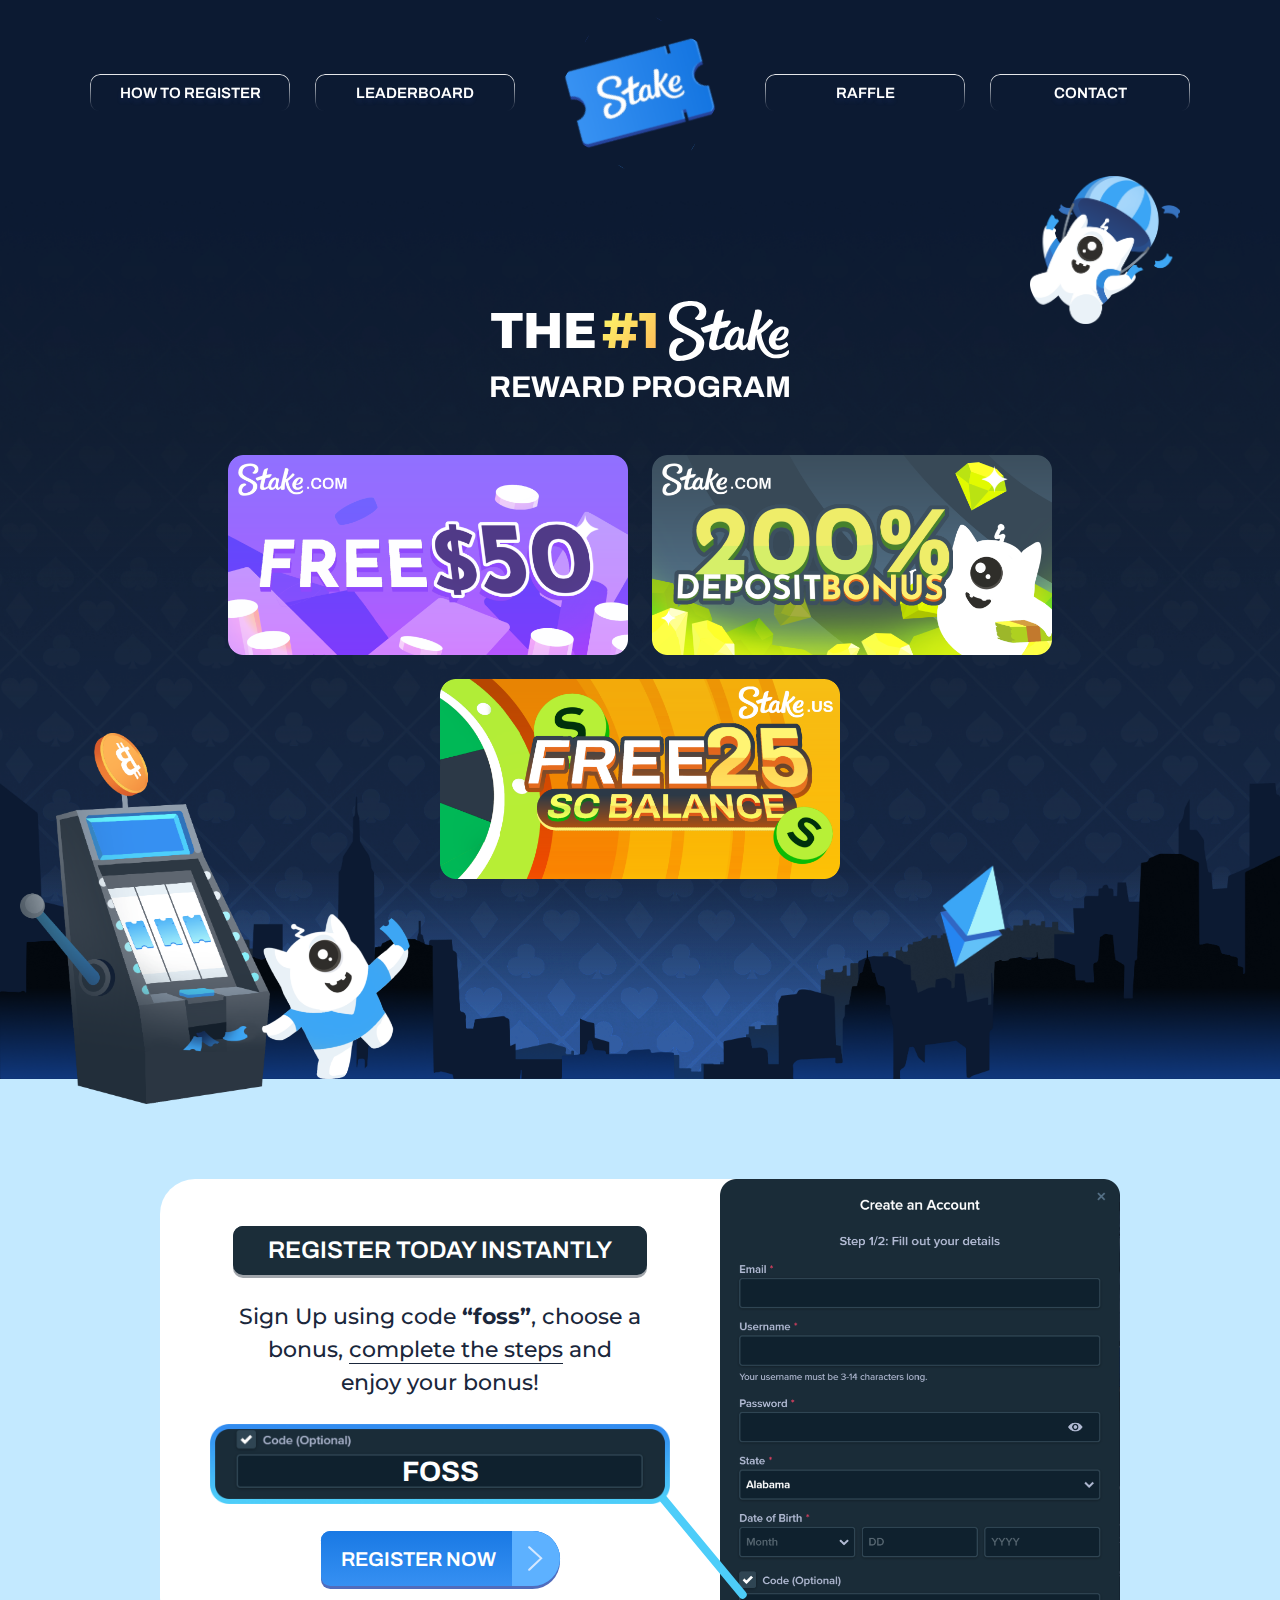
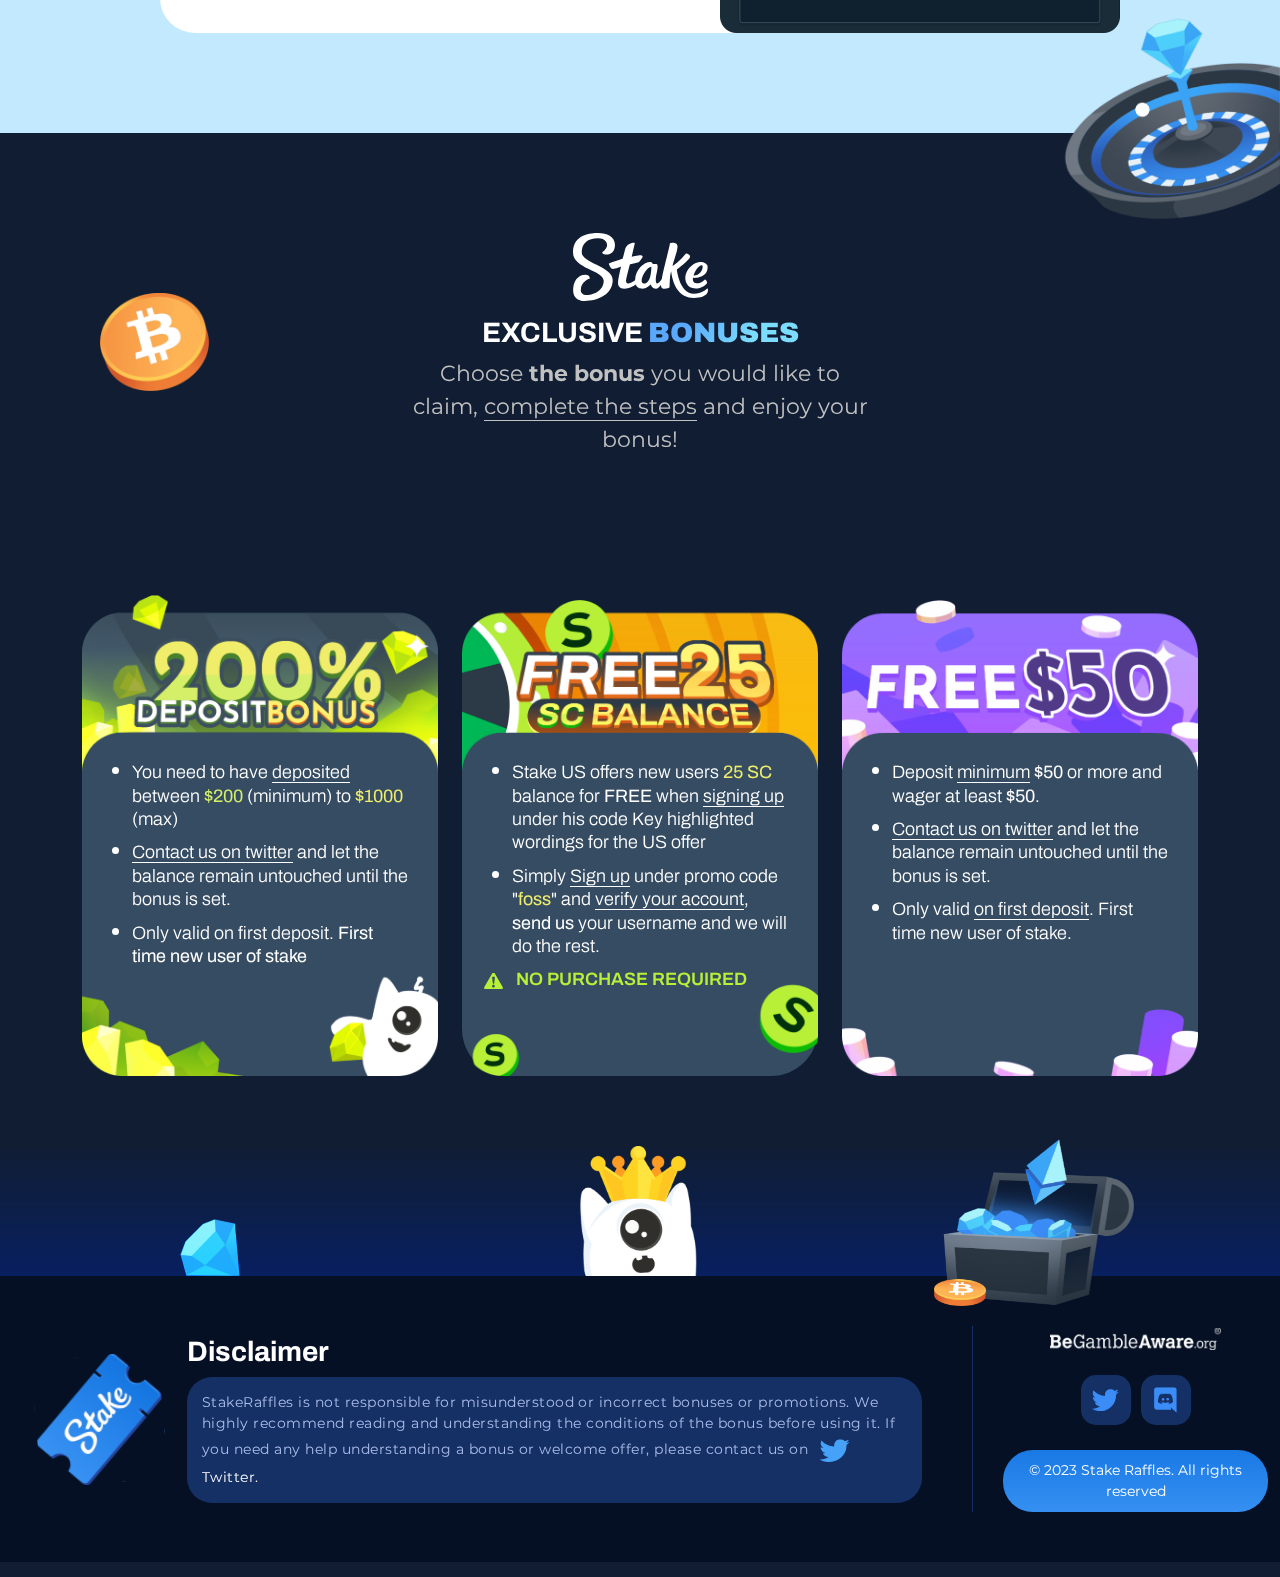
<file: index.html>
<!doctype html>
<html class="no-js" lang="">
    <head>
        <meta charset="utf-8">
        <meta http-equiv="x-ua-compatible" content="ie=edge">
        <title>Site Title Here</title>
        <meta name="description" content="">
        <meta name="viewport" content="width=device-width, initial-scale=1"> 
		<link rel="shortcut icon" type="image/x-icon" href="#">
        <!-- Place favicon.ico in the root directory -->
        
		<!-- CSS here -->
        <link rel="stylesheet" href="assets/css/bootstrap.min.css">
        <link rel="stylesheet" href="assets/css/owl.carousel.min.css"> 
        <link rel="stylesheet" href="assets/css/fontawesome.min.css">  
        <link rel="stylesheet" href="assets/css/style.css">
        <link rel="stylesheet" href="assets/css/responsive.css">
    </head>
    <body>

       
    <!-- header-area START -->
    <div class="header-area">
        <div class="container">
            <div class="row align-items-center">
                <div class="col-6 d-block d-lg-none">
                    <div class="logo-area">
                        <a href="index.html"><img src="assets/img/logo.svg" alt=""></a>
                    </div>
                </div>
                <div class="col-lg-12 d-none d-lg-block text-center">
                    <div class="menu-area">
                        <nav>
                            <ul id="nav">
                                <li><a href="#">HOW TO REGISTER</a></li>
                                <li><a href="#">LEADERBOARD</a></li> 
                                <li>
                                    <div class="logo-area">
                                        <a href="index.html"><img src="assets/img/logo.svg" alt=""></a>
                                    </div>
                                </li> 
                                <li><a href="#">RAFFLE</a></li> 
                                <li><a href="#">Contact </a></li>    
                            </ul>
                        </nav>
                    </div>
                </div>
                <div class="col-6 d-block d-lg-none ">
                    <div class="bar">
                        <a class="bar-icon siteBar-btn" href="#">
                            <span></span>
                        </a>
                    </div>
                </div>
            </div>
        </div>
    </div>
        <!-- mobile-menu START -->
        <div class="mobile-menu">
            <a href="#" class="bars siteBar-btn"><svg class="bi bi-x" width="1em" height="1em" viewBox="0 0 16 16" fill="currentColor" xmlns="http://www.w3.org/2000/svg">
                <path fill-rule="evenodd" d="M11.854 4.146a.5.5 0 010 .708l-7 7a.5.5 0 01-.708-.708l7-7a.5.5 0 01.708 0z" clip-rule="evenodd"/>
                <path fill-rule="evenodd" d="M4.146 4.146a.5.5 0 000 .708l7 7a.5.5 0 00.708-.708l-7-7a.5.5 0 00-.708 0z" clip-rule="evenodd"/>
            </svg></a> 
            <nav> 
                <ul id="nav">
                    <li><a href="#">HOW TO REGISTER</a></li>
                    <li><a href="#">LEADERBOARD</a></li> 
                    <li><a href="#">RAFFLE</a></li> 
                    <li><a href="#">Contact </a></li>    
                </ul>
            </nav> 
        </div> 
    <!-- header-area END -->


    <main>
        

        <!---------hero Section START ---------->
        <section class="hero-area">
            <div class="city_bg">
                <img src="assets/img/City-1.png" class="City-1" alt="">
                <img src="assets/img/City-2.png" class="City-2" alt="">
                <img src="assets/img/City-3.png" class="City-3" alt="">
            </div>
            <div class="positon_img">
                <img src="assets/img/Slot-masin.png" class="Slot-masin" alt="">
                <img src="assets/img/Character_slot.png" class="Character_slot" alt="">
                <img src="assets/img/character_parachute.png" class="character_parachute" alt="">
                <img src="assets/img/ether.png" class="ether" alt="">
            </div>
            <div class="container">
                <div class="row">
                    <div class="col-lg-12">
                        <div class="hero_content">
                            <h2>THE  <span class="text_gd">#1</span> <img src="assets/img/stake.svg" alt=""></h2>
                            <h4>REWARD PROGRAM</h4>
                            <ul>
                                <li><a href="#"><img src="assets/img/banner-1.png" alt=""></a></li>
                                <li><a href="#"><img src="assets/img/banner-2.png" alt=""></a></li>
                                <li><a href="#"><img src="assets/img/banner-3.png" alt=""></a></li>
                            </ul>
                        </div>
                    </div>
                </div>
            </div>
        </section>
        <!--------- hero Section End ---------->


        <!---------register Section START ---------->
        <section class="register-area">
            <img src="assets/img/board_slot.png" class="board_slot" alt="">
            <div class="container">
                <div class="row">
                    <div class="col-lg-12">
                        <div class="register_content">
                            <div class="register_text">
                                <h3>REGISTER TODAY INSTANTLY</h3>
                                <p>Sign Up using code <b>“foss”</b>, choose a
                                    bonus, <a href="#" class="un_line">complete the steps</a> and
                                    enjoy your bonus!</p>
                                <i class="in_FOSS">
                                    <span>FOSS</span>
                                    <img src="assets/img/code_input.png" alt="">
                                    <img src="assets/img/Linesvg.svg" class="Linesvg" alt="">
                                </i>
                                <a href="#" class="thm_btn" >REGISTER NOW <i><img src="assets/img/rightArrow.svg" alt=""></i></a>
                            </div>
                            <i class="form">
                                <img src="assets/img/form.png" alt="">
                            </i>
                        </div>
                    </div>
                </div>
            </div>
        </section>
        <!---------register Section End ---------->


        <!--------- bonus Section START ---------->
        <section class="bonus-Area overly">
            <div class="positon_img">
                <img src="assets/img/Btc.png" class="Btc" alt="">
                <img src="assets/img/Diamond.png" class="Diamond" alt="">
                <img src="assets/img/Mascott.png" class="Mascott" alt="">
                <img src="assets/img/Chest.png" class="Chest" alt="">
            </div>
            <div class="container">
                <div class="row">
                    <div class="col-lg-12">
                        <div class="sec_title">
                            <i>
                                <img src="assets/img/stake.svg" alt="">
                            </i>
                            <h4>EXCLUSIVE <span class="text_gd2">BONUSES</span></h4>
                            <p>Choose <b>the bonus</b> you would like to claim, <a href="#" class="un_line">complete the steps</a> and enjoy your bonus!</p>
                        </div>
                    </div>
                </div>
                <div class="bonus_card_wrp">
                    <div class="row">
                        <div class="col-lg-4">
                            <div class="bonus_card">
                                <img src="assets/img/bonus-1.png" class="bonus_bg" alt="">
                                <div class="bonus_content">
                                    <ul>
                                        <li>You need to have <a href="#">deposited</a> <br> between <b class="clr">$200</b> (minimum) to <b class="cl"> $1000</b> (max) </li>
                                        <li><a href="#">Contact us on twitter</a> and let the balance remain untouched until the bonus is set. </li>
                                        <li>Only valid on first deposit. <b>First time new user of stake</b></li>
                                    </ul>
                                </div>
                            </div>
                        </div>
                        <div class="col-lg-4">
                            <div class="bonus_card">
                                <img src="assets/img/bonus-2.png" class="bonus_bg" alt="">
                                <div class="bonus_content">
                                    <ul>
                                        <li>Stake US offers new users <b class="cl">25 SC</b> balance for <b>FREE</b> when <a href="#">signing up</a> under his code Key highlighted wordings for the US offer</li>
                                        <li>Simply <a href="#">Sign up</a> under promo code "<b class="cl">foss</b>" and <a href="#">verify your account</a>, <b>send us</b> your username and we will do the rest.</li>
                                        <li class="worn"><img src="assets/img/worn.svg" alt=""> NO PURCHASE REQUIRED</li>
                                    </ul>
                                </div>
                            </div>
                        </div>
                        <div class="col-lg-4">
                            <div class="bonus_card">
                                <img src="assets/img/bonus-3.png" class="bonus_bg" alt="">
                                <div class="bonus_content">
                                    <ul>
                                        <li>Deposit <a href="#">minimum</a> <b>$50</b> or more and wager at least <b class="clr2">$50</b>.</li>
                                        <li><a href="#">Contact us on twitter</a> and let the balance remain untouched until the bonus is set. </li>
                                        <li>Only valid <a href="#">on first deposit</a>. First time new user of stake.</li>
                                    </ul>
                                </div>
                            </div>
                        </div>
                    </div>
                </div>
            </div>
        </section>
        <!---------bonus Section End ---------->


    </main>

    <!--------- Section START ---------->
    <footer class="footer-area">
        <div class="container">
            <div class="row">
                <div class="col-lg-12">
                    <div class="footer_content">
                        <a href="#" class="f-logo">
                            <img src="assets/img/logo.svg" alt="">
                        </a>
                        <div class="Disclaimer">
                            <h3>Disclaimer</h3>
                            <div class="Disclaimer_box">
                                <p>StakeRaffles is not responsible for misunderstood or incorrect bonuses or promotions. We highly recommend reading and understanding the conditions of the bonus before using it. If you need any help understanding a bonus or welcome offer, please contact us on          <a href="#"><img src="assets/img/twitter-lg.svg" alt=""> Twitter.</a></p>
                            </div>
                        </div>
                        <i class="separet"></i>
                        <div class="copyright">
                            <a href="#"><img src="assets/img/begambleaware.svg" alt=""></a>
                            <ul>
                                <li><a href="#"><img src="assets/img/twitter.svg" alt=""></a></li>
                                <li><a href="#"><img src="assets/img/discord.svg" alt=""></a></li>
                            </ul>
                            <span>© 2023 Stake Raffles. All rights reserved</span>
                        </div>
                    </div>
                </div>
            </div>
        </div>
    </footer>
    <!--------- Section End ---------->


    
		<!-- JS here --> 
        <script src="assets/js/jquery-3.4.1.min.js"></script>
        <script src="assets/js/popper.min.js"></script>
        <script src="assets/js/bootstrap.min.js"></script>
        <script src="assets/js/main.js"></script>
    </body>
</html>
</file>
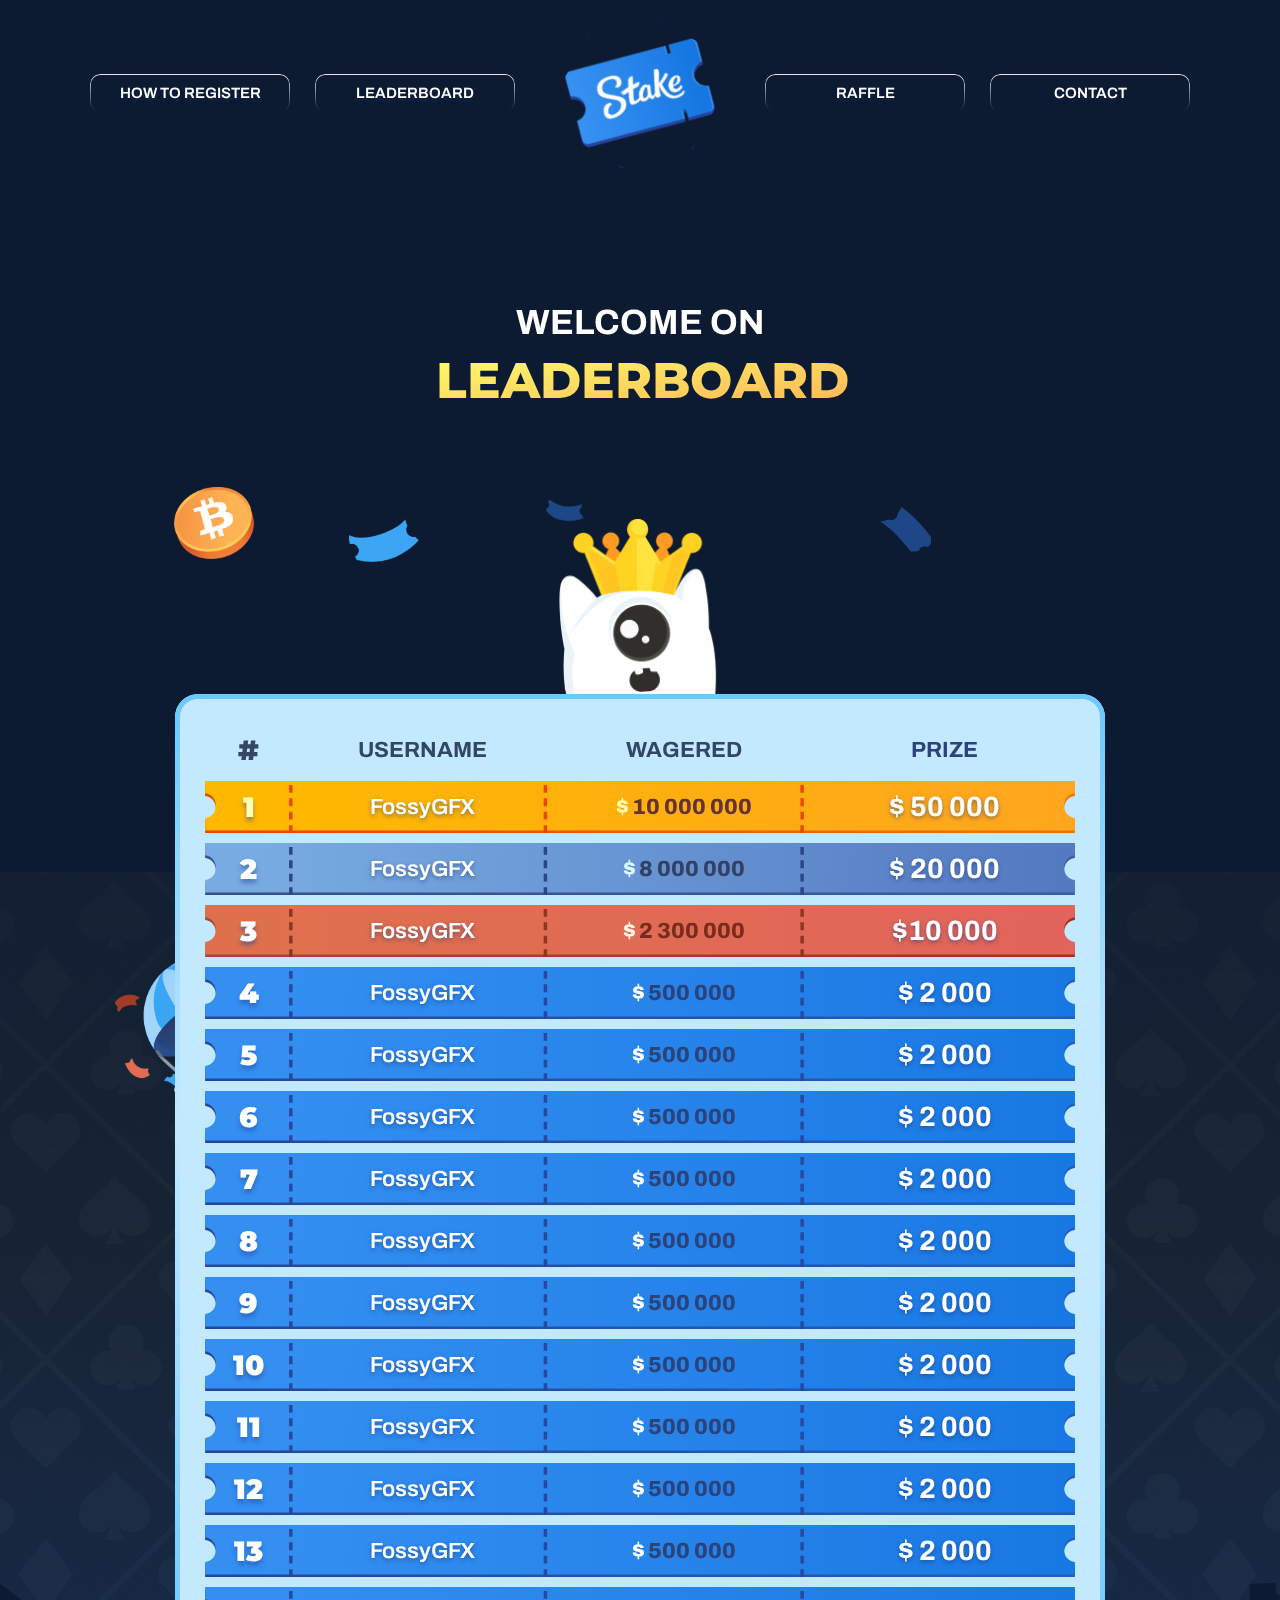
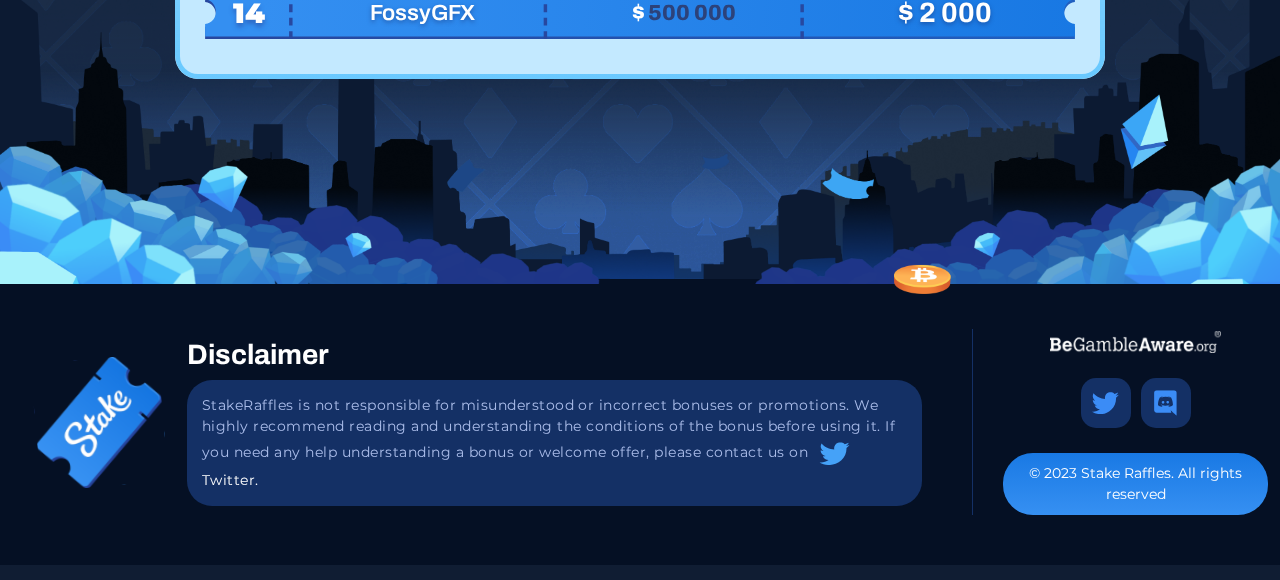
<file: Leaderboard.html>
<!doctype html>
<html class="no-js" lang="">
    <head>
        <meta charset="utf-8">
        <meta http-equiv="x-ua-compatible" content="ie=edge">
        <title>Leaderboard</title>
        <meta name="description" content="">
        <meta name="viewport" content="width=device-width, initial-scale=1"> 
		<link rel="shortcut icon" type="image/x-icon" href="#">
        <!-- Place favicon.ico in the root directory -->
        
		<!-- CSS here -->
        <link rel="stylesheet" href="assets/css/bootstrap.min.css">
        <link rel="stylesheet" href="assets/css/owl.carousel.min.css"> 
        <link rel="stylesheet" href="assets/css/fontawesome.min.css">  
        <link rel="stylesheet" href="assets/css/style.css">
        <link rel="stylesheet" href="assets/css/responsive.css">
    </head>
    <body>

       
    <!-- header-area START -->
    <div class="header-area">
        <div class="container">
            <div class="row align-items-center">
                <div class="col-6 d-block d-lg-none">
                    <div class="logo-area">
                        <a href="index.html"><img src="assets/img/logo.svg" alt=""></a>
                    </div>
                </div>
                <div class="col-lg-12 d-none d-lg-block text-center">
                    <div class="menu-area">
                        <nav>
                            <ul id="nav">
                                <li><a href="#">HOW TO REGISTER</a></li>
                                <li><a href="#">LEADERBOARD</a></li> 
                                <li>
                                    <div class="logo-area">
                                        <a href="index.html"><img src="assets/img/logo.svg" alt=""></a>
                                    </div>
                                </li> 
                                <li><a href="#">RAFFLE</a></li> 
                                <li><a href="#">Contact </a></li>    
                            </ul>
                        </nav>
                    </div>
                </div>
                <div class="col-6 d-block d-lg-none ">
                    <div class="bar">
                        <a class="bar-icon siteBar-btn" href="#">
                            <span></span>
                        </a>
                    </div>
                </div>
            </div>
        </div>
    </div>
        <!-- mobile-menu START -->
        <div class="mobile-menu">
            <a href="#" class="bars siteBar-btn"><svg class="bi bi-x" width="1em" height="1em" viewBox="0 0 16 16" fill="currentColor" xmlns="http://www.w3.org/2000/svg">
                <path fill-rule="evenodd" d="M11.854 4.146a.5.5 0 010 .708l-7 7a.5.5 0 01-.708-.708l7-7a.5.5 0 01.708 0z" clip-rule="evenodd"/>
                <path fill-rule="evenodd" d="M4.146 4.146a.5.5 0 000 .708l7 7a.5.5 0 00.708-.708l-7-7a.5.5 0 00-.708 0z" clip-rule="evenodd"/>
            </svg></a> 
            <nav> 
                <ul id="nav">
                    <li><a href="#">HOW TO REGISTER</a></li>
                    <li><a href="#">LEADERBOARD</a></li> 
                    <li><a href="#">RAFFLE</a></li> 
                    <li><a href="#">Contact </a></li>    
                </ul>
            </nav> 
        </div> 
    <!-- header-area END -->


    <main>
        

        <!---------hero Section START ---------->
        <section class="hero-area ld_hero" >
            <div class="city_bg">
                <img src="assets/img/City-1.png" class="City-1" alt="">
                <img src="assets/img/City-2.png" class="City-2" alt="">
                <img src="assets/img/City-3.png" class="City-3" alt="">
                <img src="assets/img/City-4.png" class="City-4" alt="">
            </div>
            <div class="positon_img">
                <img src="assets/img/Btc.png" class="Btc3" alt="">
                <img src="assets/img/Diamond.png" class="Diamond2" alt="">
                <img src="assets/img/character_parachute2.png" class="character_parachute2" alt="">
                <img src="assets/img/ether.png" class="ether2" alt="">
            </div>
            <div class="container">
                <div class="row">
                    <div class="col-lg-12">
                        <div class="hero_content">
                            <h4 class="wc">WELCOME ON </h4>
                            <h2><span class="text_gd">LEADERBOARD</span> </h2>
                        </div>
                    </div>
                    <div class="col-lg-12">
                        <div class="LEADERBOARD_list">
                            <div class="positon_img">
                                <img src="assets/img/Tickets-all.png" class="Tickets-all" alt="">
                                <img src="assets/img/Mascott.png" class="Mascott_ld" alt="">
                            </div>
                            <ul >
                                <li class="title">
                                    <div class="num">#</div>
                                    <div class="">USERNAME</div>
                                    <div class="">WAGERED</div>
                                    <div class="">PRIZE</div>
                                </li>
                                <li class="list-1">
                                    <img src="assets/img/list-bg.svg" class="list-bg" alt="">
                                    <div class="num">1</div>
                                    <div class="">FossyGFX</div>
                                    <div class=""><span>$</span>10 000 000</div>
                                    <div class="">$ 50 000</div>
                                </li>
                                <li class="list-2">
                                    <img src="assets/img/list-bg-2.svg" class="list-bg" alt="">
                                    <div class="num">2</div>
                                    <div class="">FossyGFX</div>
                                    <div class=""><span>$</span>8 000 000</div>
                                    <div class="">$ 20 000</div>
                                </li>
                                <li class="list-3">
                                    <img src="assets/img/list-bg-3.svg" class="list-bg" alt="">
                                    <div class="num">3</div>
                                    <div class="">FossyGFX</div>
                                    <div class=""><span>$</span>2 300 000</div>
                                    <div class=""><span>$</span>10 000</div>
                                </li>
                                <li class="list-4">
                                    <img src="assets/img/list-bg1.svg" class="list-bg" alt="">
                                    <div class="num">4</div>
                                    <div class="">FossyGFX</div>
                                    <div class=""><span>$</span>500 000</div>
                                    <div class="">$ 2 000</div>
                                </li>
                                <li >
                                    <img src="assets/img/list-bg1.svg" class="list-bg" alt="">
                                    <div class="num">5</div>
                                    <div class="">FossyGFX</div>
                                    <div class=""><span>$</span>500 000</div>
                                    <div class="">$ 2 000</div>
                                </li>
                                <li >
                                    <img src="assets/img/list-bg1.svg" class="list-bg" alt="">
                                    <div class="num">6</div>
                                    <div class="">FossyGFX</div>
                                    <div class=""><span>$</span>500 000</div>
                                    <div class="">$ 2 000</div>
                                </li>
                                <li >
                                    <img src="assets/img/list-bg1.svg" class="list-bg" alt="">
                                    <div class="num">7</div>
                                    <div class="">FossyGFX</div>
                                    <div class=""><span>$</span>500 000</div>
                                    <div class="">$ 2 000</div>
                                </li>
                                <li >
                                    <img src="assets/img/list-bg1.svg" class="list-bg" alt="">
                                    <div class="num">8</div>
                                    <div class="">FossyGFX</div>
                                    <div class=""><span>$</span>500 000</div>
                                    <div class="">$ 2 000</div>
                                </li>
                                <li >
                                    <img src="assets/img/list-bg1.svg" class="list-bg" alt="">
                                    <div class="num">9</div>
                                    <div class="">FossyGFX</div>
                                    <div class=""><span>$</span>500 000</div>
                                    <div class="">$ 2 000</div>
                                </li>
                                <li >
                                    <img src="assets/img/list-bg1.svg" class="list-bg" alt="">
                                    <div class="num">10</div>
                                    <div class="">FossyGFX</div>
                                    <div class=""><span>$</span>500 000</div>
                                    <div class="">$ 2 000</div>
                                </li>
                                <li >
                                    <img src="assets/img/list-bg1.svg" class="list-bg" alt="">
                                    <div class="num">11</div>
                                    <div class="">FossyGFX</div>
                                    <div class=""><span>$</span>500 000</div>
                                    <div class="">$ 2 000</div>
                                </li>
                                <li >
                                    <img src="assets/img/list-bg1.svg" class="list-bg" alt="">
                                    <div class="num">12</div>
                                    <div class="">FossyGFX</div>
                                    <div class=""><span>$</span>500 000</div>
                                    <div class="">$ 2 000</div>
                                </li>
                                <li >
                                    <img src="assets/img/list-bg1.svg" class="list-bg" alt="">
                                    <div class="num">13</div>
                                    <div class="">FossyGFX</div>
                                    <div class=""><span>$</span>500 000</div>
                                    <div class="">$ 2 000</div>
                                </li>
                                <li >
                                    <img src="assets/img/list-bg1.svg" class="list-bg" alt="">
                                    <div class="num">14</div>
                                    <div class="">FossyGFX</div>
                                    <div class=""><span>$</span>500 000</div>
                                    <div class="">$ 2 000</div>
                                </li>
                            </ul>
                        </div>
                    </div>
                </div>
            </div>
        </section>
        <!--------- hero Section End ---------->


    </main>

    <!--------- Section START ---------->
    <footer class="footer-area">
        <div class="container">
            <div class="row">
                <div class="col-lg-12">
                    <div class="footer_content">
                        <a href="#" class="f-logo">
                            <img src="assets/img/logo.svg" alt="">
                        </a>
                        <div class="Disclaimer">
                            <h3>Disclaimer</h3>
                            <div class="Disclaimer_box">
                                <p>StakeRaffles is not responsible for misunderstood or incorrect bonuses or promotions. We highly recommend reading and understanding the conditions of the bonus before using it. If you need any help understanding a bonus or welcome offer, please contact us on          <a href="#"><img src="assets/img/twitter-lg.svg" alt=""> Twitter.</a></p>
                            </div>
                        </div>
                        <i class="separet"></i>
                        <div class="copyright">
                            <a href="#"><img src="assets/img/begambleaware.svg" alt=""></a>
                            <ul>
                                <li><a href="#"><img src="assets/img/twitter.svg" alt=""></a></li>
                                <li><a href="#"><img src="assets/img/discord.svg" alt=""></a></li>
                            </ul>
                            <span>© 2023 Stake Raffles. All rights reserved</span>
                        </div>
                    </div>
                </div>
            </div>
        </div>
    </footer>
    <!--------- Section End ---------->


    
		<!-- JS here --> 
        <script src="assets/js/jquery-3.4.1.min.js"></script>
        <script src="assets/js/popper.min.js"></script>
        <script src="assets/js/bootstrap.min.js"></script>
        <script src="assets/js/main.js"></script>
    </body>
</html>
</file>
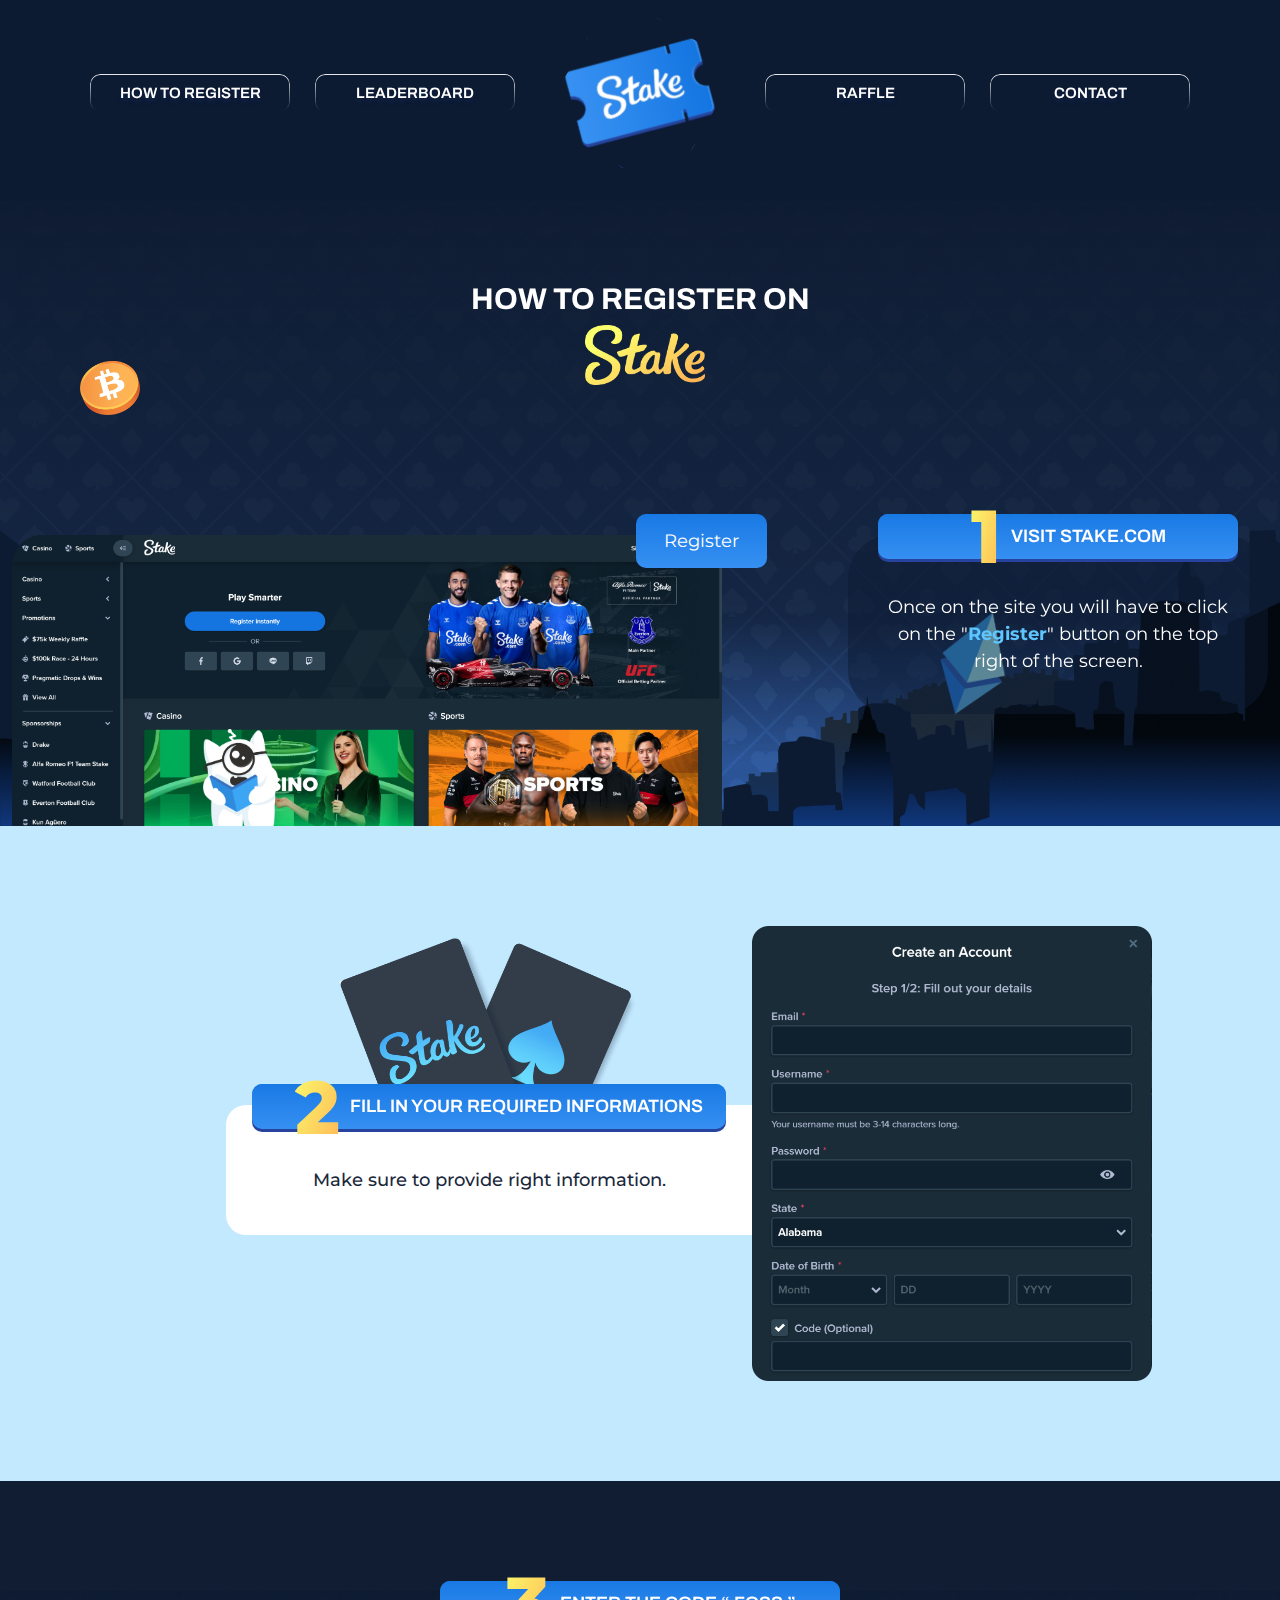
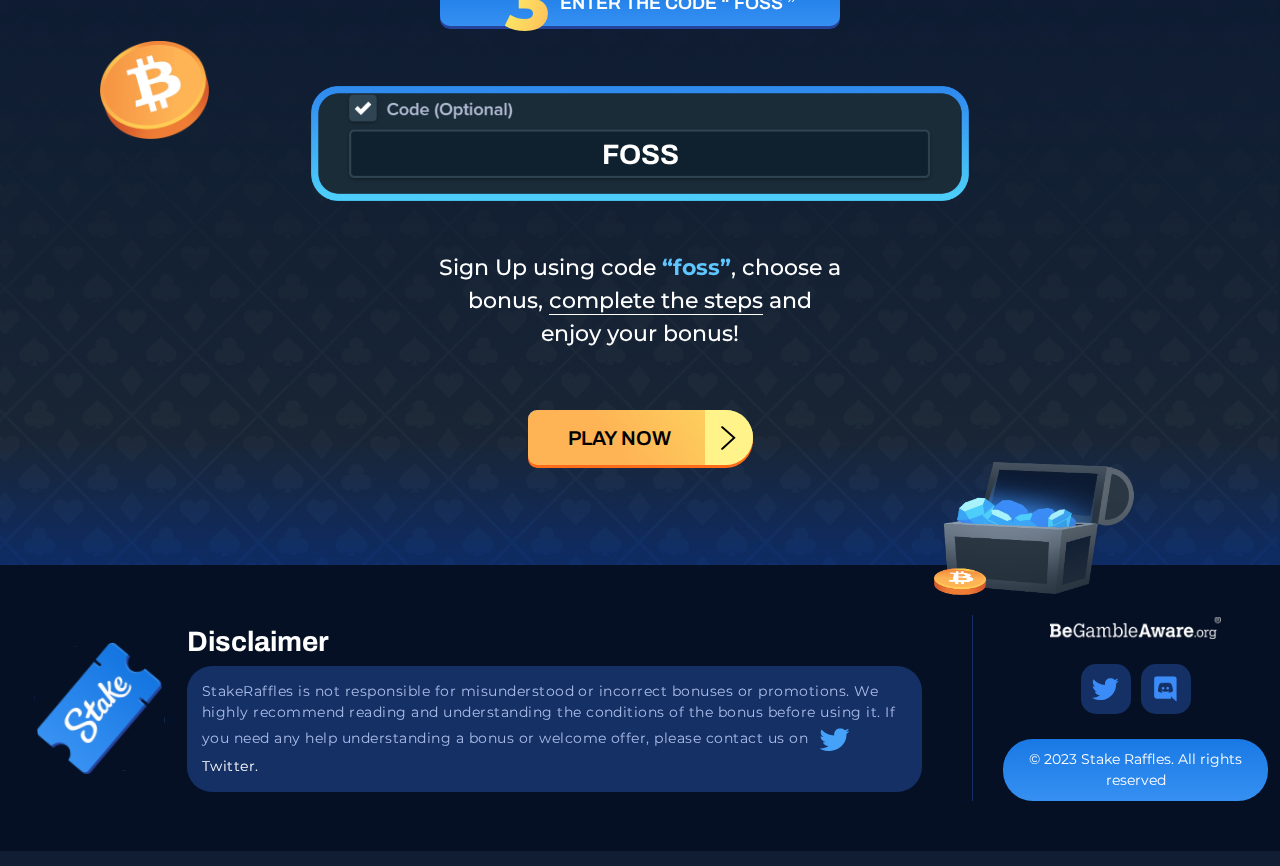
<file: register.html>
<!doctype html>
<html class="no-js" lang="">
    <head>
        <meta charset="utf-8">
        <meta http-equiv="x-ua-compatible" content="ie=edge">
        <title>How to register</title>
        <meta name="description" content="">
        <meta name="viewport" content="width=device-width, initial-scale=1"> 
		<link rel="shortcut icon" type="image/x-icon" href="#">
        <!-- Place favicon.ico in the root directory -->
        
		<!-- CSS here -->
        <link rel="stylesheet" href="assets/css/bootstrap.min.css">
        <link rel="stylesheet" href="assets/css/owl.carousel.min.css"> 
        <link rel="stylesheet" href="assets/css/fontawesome.min.css">  
        <link rel="stylesheet" href="assets/css/style.css">
        <link rel="stylesheet" href="assets/css/responsive.css">
    </head>
    <body>

       
    <!-- header-area START -->
    <div class="header-area">
        <div class="container">
            <div class="row align-items-center">
                <div class="col-6 d-block d-lg-none">
                    <div class="logo-area">
                        <a href="index.html"><img src="assets/img/logo.svg" alt=""></a>
                    </div>
                </div>
                <div class="col-lg-12 d-none d-lg-block text-center">
                    <div class="menu-area">
                        <nav>
                            <ul id="nav">
                                <li><a href="#">HOW TO REGISTER</a></li>
                                <li><a href="#">LEADERBOARD</a></li> 
                                <li>
                                    <div class="logo-area">
                                        <a href="index.html"><img src="assets/img/logo.svg" alt=""></a>
                                    </div>
                                </li> 
                                <li><a href="#">RAFFLE</a></li> 
                                <li><a href="#">Contact </a></li>    
                            </ul>
                        </nav>
                    </div>
                </div>
                <div class="col-6 d-block d-lg-none ">
                    <div class="bar">
                        <a class="bar-icon siteBar-btn" href="#">
                            <span></span>
                        </a>
                    </div>
                </div>
            </div>
        </div>
    </div>
        <!-- mobile-menu START -->
        <div class="mobile-menu">
            <a href="#" class="bars siteBar-btn"><svg class="bi bi-x" width="1em" height="1em" viewBox="0 0 16 16" fill="currentColor" xmlns="http://www.w3.org/2000/svg">
                <path fill-rule="evenodd" d="M11.854 4.146a.5.5 0 010 .708l-7 7a.5.5 0 01-.708-.708l7-7a.5.5 0 01.708 0z" clip-rule="evenodd"/>
                <path fill-rule="evenodd" d="M4.146 4.146a.5.5 0 000 .708l7 7a.5.5 0 00.708-.708l-7-7a.5.5 0 00-.708 0z" clip-rule="evenodd"/>
            </svg></a> 
            <nav> 
                <ul id="nav">
                    <li><a href="#">HOW TO REGISTER</a></li>
                    <li><a href="#">LEADERBOARD</a></li> 
                    <li><a href="#">RAFFLE</a></li> 
                    <li><a href="#">Contact </a></li>    
                </ul>
            </nav> 
        </div> 
    <!-- header-area END -->


    <main>
        

        <!---------hero Section START ---------->
        <section class="hero-area reg_hero">
            <div class="city_bg">
                <img src="assets/img/City-1.png" class="City-1" alt="">
                <img src="assets/img/City-2.png" class="City-2" alt="">
                <img src="assets/img/City-3.png" class="City-3" alt="">
            </div>
            <div class="positon_img">
                <img src="assets/img/Btc.png" class="Btc-2" alt="">
                <img src="assets/img/Character_idk.png" class="Character_idk" alt="">
                <img src="assets/img/ether.png" class="ether" alt="">
            </div>
            <div class="container">
                <div class="row">
                    <div class="col-lg-12">
                        <div class="hero_content">
                            <h4>HOW TO REGISTER ON</h4>
                            <h2> <img src="assets/img/stake-color.png" alt=""></h2>
                        </div>
                    </div>
                    <div class="col-lg-12">
                        <div class="reg_content">
                            <i>
                                <a href="#" class="thm_btn">Register</a>
                                <img src="assets/img/ScreenStake.png" alt="">
                            </i>
                            <div class="visit_content">
                                <a href="#" class="thm_btn long"><span>1</span> VISIT STAKE.COM</a>
                                <p>Once on the site you will have to click on the "<b>Register</b>" button on the top right of the screen.</p>
                            </div>
                        </div>
                    </div>
                </div>
            </div>
        </section>
        <!---------hero Section End ---------->

        <!---------register Section START ---------->
        <section class="register-area">
            <div class="container">
                <div class="row">
                    <div class="col-lg-12">
                        <div class="register_content " style="background: none;">
                            <div class="reg_info">
                                <img src="assets/img/Cards.png" alt="">
                                <a href="#" class="thm_btn long"><span>2</span> FILL IN YOUR REQUIRED INFORMATIONS</a>
                                <p>Make sure to provide right information.</p>
                            </div>
                            <i class="form">
                                <img src="assets/img/form.png" alt="">
                            </i>
                        </div>
                    </div>
                </div>
            </div>
        </section>
        <!---------register Section End ---------->

        <!--------- bonus Section START ---------->
        <section class="bonus-Area overly regB">
            <div class="positon_img">
                <img src="assets/img/hero-bg.png" class="code_bg" alt="">
                <img src="assets/img/Btc.png" class="Btc" alt="">
                <img src="assets/img/Chest-2.png" class="Chest" alt="">
            </div>
            <div class="container">
                <div class="row">
                    <div class="col-lg-12 text-center">
                        <div class="inter_code">
                            <a href="#" class="thm_btn long"><span>3</span> ENTER THE CODE “ FOSS ”</a>
                            <div class="register_text">
                                <i class="in_FOSS">
                                    <span>FOSS</span>
                                    <img src="assets/img/code_input.png" alt="">
                                </i>
                                <p>Sign Up using code <b>“foss”</b>, choose a
                                    bonus, <a href="#" class="un_line">complete the steps</a> and
                                    enjoy your bonus!</p>
                                <a href="#" class="thm_btn v2" >PLAY NOW <i><img src="assets/img/rightArrow.svg" alt=""></i></a>
                            </div>
                            
                        </div>
                    </div>
                </div>
            </div>
        </section>
        <!---------bonus Section End ---------->

    </main>

    <!--------- Section START ---------->
    <footer class="footer-area">
        <div class="container">
            <div class="row">
                <div class="col-lg-12">
                    <div class="footer_content">
                        <a href="#" class="f-logo">
                            <img src="assets/img/logo.svg" alt="">
                        </a>
                        <div class="Disclaimer">
                            <h3>Disclaimer</h3>
                            <div class="Disclaimer_box">
                                <p>StakeRaffles is not responsible for misunderstood or incorrect bonuses or promotions. We highly recommend reading and understanding the conditions of the bonus before using it. If you need any help understanding a bonus or welcome offer, please contact us on          <a href="#"><img src="assets/img/twitter-lg.svg" alt=""> Twitter.</a></p>
                            </div>
                        </div>
                        <i class="separet"></i>
                        <div class="copyright">
                            <a href="#"><img src="assets/img/begambleaware.svg" alt=""></a>
                            <ul>
                                <li><a href="#"><img src="assets/img/twitter.svg" alt=""></a></li>
                                <li><a href="#"><img src="assets/img/discord.svg" alt=""></a></li>
                            </ul>
                            <span>© 2023 Stake Raffles. All rights reserved</span>
                        </div>
                    </div>
                </div>
            </div>
        </div>
    </footer>
    <!--------- Section End ---------->


    
		<!-- JS here --> 
        <script src="assets/js/jquery-3.4.1.min.js"></script>
        <script src="assets/js/popper.min.js"></script>
        <script src="assets/js/bootstrap.min.js"></script>
        <script src="assets/js/main.js"></script>
    </body>
</html>
</file>
<file: assets/css/style.css>
/*   Theme default css */
@import url('https://fonts.googleapis.com/css2?family=Archivo:ital,wght@0,300;0,400;0,500;0,600;0,700;0,800;0,900;1,400;1,500;1,600;1,700;1,800;1,900&family=Montserrat:ital,wght@0,400;0,500;0,600;0,700;0,800;0,900;1,400;1,500;1,600;1,700;1,800;1,900&display=swap');

/* ======font family=========
font-family: 'Archivo', sans-serif;
font-family: 'Montserrat', sans-serif;
*/
:root {
  --gdColor: linear-gradient(180deg, #1979E4 0%, #3690F2 100%);
  --gdColor2: linear-gradient(233.73deg, #FCFF6C -60.52%, #FEB355 62.91%);
}

body {
  font-weight: 400;
  font-size: 16px;
  margin: 0;
  padding: 0;
  font-family: 'Montserrat', sans-serif;
  background: #101D33;
  color: #ffff;
}


button {
  cursor: pointer;
}

a:focus,
button:focus {
  text-decoration: none;
  outline: none;
}

a:focus,
a:hover {
  /* color: inherit; */
  text-decoration: none;
}

a {
  color: inherit;
  outline: medium none;
  text-decoration: none;
}

button:focus,
input:focus,
input:focus,
textarea,
textarea:focus {
  outline: 0;
}


h1,
h2,
h3,
h4,
h5,
h6 {
  font-family: 'Archivo', sans-serif;
  margin-top: 0px;
  font-weight: 700;
}

h1 a,
h2 a,
h3 a,
h4 a,
h5 a,
h6 a {
  color: inherit;
}

h1 {
  font-size: 40px;
}

h2 {
  font-size: 35px;
}

h3 {
  font-size: 28px;
}

h4 {
  font-size: 22px;
}

h5 {
  font-size: 18px;
}

h6 {
  font-size: 16px;
}

ul {
  margin: 0px;
  padding: 0px;
}

li {
  list-style: none;
}

img {
  max-width: 100%;
}

.thm_btn {
  height: 55px;
  display: flex;
  align-items: center;
  justify-content: space-between;
  width: max-content;
  margin-inline: auto;
  background: var(--gdColor);
  color: #fff;
  font-weight: 600;
  font-size: 20px;
  padding-left: 20px;
  border-radius: 10px 30px 30px 10px;
  font-family: 'Archivo';
  position: relative;
  z-index: 1;
}

.thm_btn.v2:after,.thm_btn.v2:before {
    background: var(--gdColor2);
}

.thm_btn.v2:before {
    background: #FF6C19;
}

.thm_btn:after,.thm_btn:before {
    content: "";
    position: absolute;
    width: 100%;
    height: 100%;
    border-radius: 10px 30px 30px 10px;
    top: 0;
    left: 0;
    background: var(--gdColor);
    z-index: -1;
}

.thm_btn:before {
    background: #516CBC;
    top: 3px;
    z-index: -1;
}

.thm_btn i {
  width: 48px;
  background: #5DB1FF;
  height: 100%;
  display: flex !important;
  align-items: center;
  justify-content: center;
  margin-left: 16px;
  border-radius: 0px 30px 30px 0px;
}

.text_gd,.thm_btn.long span {
  background: #FEB355;
  background: linear-gradient(to top left, #FEB355 0%, #FCFF6C 100%);
  -webkit-background-clip: text;
  -webkit-text-fill-color: transparent;
  font-weight: 900;
}

.text_gd2 {
  background: linear-gradient(124.41deg, #5AA8FC 24.7%, #7BDCFE 68.38%);
  -webkit-background-clip: text;
  -webkit-text-fill-color: transparent;
  font-weight: 900;
}

/* default-css END 
================================== */

.logo-area {}

.logo-area a:after {
  display: none;
}

.logo-area a {
  max-width: 200px;
}

.header-area {
  width: 100%;
  z-index: 99;
  background: #0c1a32;
  margin-top: -15px;
}

.menu-area nav ul li {
  list-style: none;
  display: inline-block;
}

.menu-area nav ul li a {
  font-size: 16px;
  display: inline-block;
  position: relative;
  width: 200px;
  display: flex;
  align-items: center;
  justify-content: center;
  position: relative;
  text-shadow: 0px 4px 4px rgba(38, 68, 157, 0.2);
  padding: 8px 0;
  border-radius: 10px;
  font-weight: 600;
  font-family: 'Archivo', sans-serif;
  text-transform: uppercase;
  font-size: 15px;
}

.menu-area nav ul li a:after {
  content: "";
  position: absolute;
  width: 100%;
  height: 100%;
  top: 0;
  left: 0;
  border: 1px solid transparent;
  background: linear-gradient(180deg, white -10%, #ffffff00 98%) border-box;
  -webkit-mask: linear-gradient(#fff 0 0) padding-box, linear-gradient(#fff 0 0);
  -webkit-mask-composite: destination-out;
  mask-composite: exclude;
  border-radius: 10px;
}

.menu-area {}

.menu-area ul {
  display: flex;
  align-items: center;
  justify-content: center;
  gap: 25px;
}

/* humbergar */
.bar a {
  width: 35px;
  height: 35px;
  float: right;
  position: relative;
}

.bar a span {
  width: 100%;
  height: 3px;
  background: #fff;
  display: block;
  position: relative;
  top: 17px;
  border-radius: 30px;
  transition: .3s;
}

.bar a span:before {
  left: 0;
  content: "";
  position: absolute;
  width: 100%;
  height: 100%;
  background: #fff;
  bottom: 10px;
  border-radius: 30px;
  transition: .3s;
}

.bar a span:after {
  left: 0;
  content: "";
  position: absolute;
  width: 100%;
  height: 100%;
  background: #fff;
  bottom: -10px;
  border-radius: 30px;
  transition: .3s;
}

/* humbarger END */


/* mobile-menu START */
.mobile-menu {
  position: fixed;
  width: 320px;
  height: 100vh;
  background: #0c1a32;
  z-index: 999;
  box-shadow: 0px 0px 9px -1px #494949;
  top: 0;
  left: 0;
  transition: .3s;
  margin-left: -400px;
  padding-left: 40px;
  padding-top: 100px;
}

.siteBar {
  margin-left: 0;
}

.mobile-menu ul#pills-tab {
  margin-top: 90px;
  margin-bottom: 35px !important;
  display: block;
}

.mobile-menu nav ul li {
  list-style: none;
  display: block;
}

.mobile-menu nav ul li a {
  color: #ffffff;
  font-size: 16px;
  line-height: 40px;
  transition: .3s;
  font-weight: 700;
}

.mobile-menu a.bars {
  position: absolute;
  right: 20px;
  top: 15px;
  width: 40px;
  height: 40px;
  text-align: center;
  line-height: 40px;
  border-radius: 50%;
  font-size: 32px;
  color: #fff;
}

/* Header section END */


/*============hero Area Start =============*/

.hero-area {
  padding: 100px 0 200px;
  background-image: url(../img/hero-bg.png);
  background-size: contain;
  background-position-y: unset;
  position: relative;
}

section.hero-area.ld_hero {
    background-position-y: bottom;
    background-repeat: no-repeat;
    background-color: #111F33;
}

.ld_hero .city_bg:before {
    content: "";
    position: absolute;
    width: 100%;
    height: 40%;
    background: #0c1a32;
    top: 0;
    left: 0;
    z-index: 0;
}

.hero-area:after {
  content: "";
  position: absolute;
  bottom: 0;
  background: linear-gradient(180deg, rgba(59, 137, 241, 0) 16.08%, #FDFDFD 73.84%);
  mix-blend-mode: overlay;
  left: 0;
  width: 100%;
  height: 248px;
}

.hero-area:before {
  content: "";
  position: absolute;
  width: 100%;
  height: 797px;
  bottom: 0;
  left: 0;
  background: linear-gradient(180deg, rgba(59, 137, 241, 0) 19.28%, rgba(59, 137, 241, 0.51) 100%);
  mix-blend-mode: overlay;
}

.city_bg {
    pointer-events: none;
}

.city_bg img {
  position: absolute;
  bottom: 0;
  pointer-events: none;
}

img.City-4 {
    z-index: 4;
    bottom: -15px;
}

.City-1 {
  z-index: 3;
}

.City-2 {
  z-index: 2;
}

.City-3 {
  z-index: 1;
}

.positon_img {}

.bonus-Area .positon_img img {}

.positon_img img {
  position: absolute;
}

img.Diamond2 {
    width: 42px;
    z-index: 8;
    right: 321px;
    top: 50%;
    rotate: 85deg;
}

img.Btc3 {
    width: 80px;
    left: 174px;
    top: 286px;
}

img.ether2 {width: 75px;z-index: 8;left: 160px;top: 68%;rotate: -45deg;}

img.Mascott2 {
}

img.character_parachute2 {
    max-width: 200px;
    left: 115px;
    top: 45%;
}

img.Btc-2 {
    width: 85px;
    bottom: 270px;
    z-index: 9;
    left: 80px;
}

img.Character_idk {
    width: 200px;
    bottom: -10px;
    z-index: 4;
    left: 203px;
    z-index: 20;
}

img.code_bg {
  height: 84%;
  width: 100%;
  object-fit: cover;
  z-index: -1;
  bottom: 0;
}

img.ether {
  right: 20%;
  width: 100px;
  bottom: 100px;
  z-index: 9;
}

.Slot-masin {
  left: 100px;
  bottom: -40px;
  width: 400px;
  z-index: 4;
}

.Character_slot {
  width: 265px;
  bottom: -18px;
  z-index: 9;
  left: 482px;
}

.character_parachute {
  right: 100px;
  width: 228px;
  top: -25px;
}

.hero_content {
  text-align: center;
  position: relative;
}

.hero_content h4 {
  font-size: 30px;
}

h4.wc {
    font-size: 35px;
}

.hero_content h2 {
  display: flex;
  justify-content: center;
  align-items: center;
  font-size: 50px;
  font-family: 'Montserrat';
  font-weight: 800;
}

.hero_content h2 span {
  margin-left: 5px;
  font-weight: 800;
}

.hero_content h2 img {
  width: 120px;
  margin-left: 10px;
}

.hero_content ul {
  display: flex;
  flex-wrap: wrap;
  max-width: 1200px;
  justify-content: center;
  gap: 24px;
  margin-inline: auto;
  margin-top: 50px;
}

.hero_content ul li a {
  max-width: 400px;
  display: block;
}

/*============hero Area End =============*/


/*============register Area Start =============*/

.register-area {
  position: relative;
  padding: 100px 0;
  background: #C3E9FF;
}

.board_slot {
  position: absolute;
  right: 0;
  bottom: -111px;
  width: 371px;
}

.register_content {
  display: flex;
  align-items: center;
  background: #fff;
  color: #1A273B;
  text-align: center;
  border-radius: 35px;
  width: max-content;
  margin-inline: auto;
}

.register_content .form {
  display: block;
  width: 400px;
  flex-shrink: 0;
}

.register_text {
  max-width: 600px;
  width: 100%;
  padding: 0 50px;
  height: 100%;
}

.register_text p {
  max-width: 402px;
  margin: auto;
  font-size: 22px;
  font-weight: 500;
  margin: 25px auto;
}

.register_text h3 {
  background: linear-gradient(180deg, #1A2C38 0%, #2F4553 100%);
  border-radius: 10px;
  color: #fff;
  padding: 10px 35px;
  width: max-content;
  margin-inline: auto;
  position: relative;
  z-index: 1;
  font-size: 24px;
  font-weight: 600;
}

.register_text h3:after {
  content: "";
  position: absolute;
  width: 100%;
  height: 100%;
  left: 0;
  bottom: 0;
  background: #1b2d39;
  border-radius: 10px;
  z-index: -1;
}

.register_text h3:before {
  content: "";
  position: absolute;
  width: 100%;
  height: 100%;
  left: 0;
  bottom: -3px;
  background: #A0A5AB;
  border-radius: 10px;
  z-index: -1;
}

.in_FOSS {
  display: block;
  max-width: 460px;
  margin: auto;
  position: relative;
  margin-bottom: 27px;
  z-index: 2;
}

.in_FOSS span {
  font-style: normal;
  font-weight: 700;
  position: absolute;
  top: 60%;
  left: 50%;
  transform: translate(-50%, -50%);
  z-index: 11;
  color: #fff;
  font-size: 28px;
  font-family: 'Archivo';
}

.register_text i.form {
  width: 300px;
  display: block;
}

.un_line {
  border-bottom: 1px solid;
}

.Linesvg {
  position: absolute;
  width: 91px;
  bottom: -95px;
  right: -77px;
  z-index: -2;
}

.thm_btn img {
  width: 15px;
}

/*============register Area End =============*/


/*============bonus Area Start =============*/

.bonus-Area {
  padding: 100px 0 200px;
  position: relative;
}

.Btc {
  top: 160px;
  left: 100px;
  width: 109px;
}

.Diamond {
  bottom: 0;
  left: 180px;
  width: 60px;
}

.Mascott {
  left: 50%;
  transform: translateX(-50%);
  bottom: 0;
  z-index: 4;
  width: 160px;
}

.Chest {
  width: 300px;
  bottom: -30px;
  right: 146px;
  z-index: 9;
}

.sec_title {
  text-align: center;
  margin-bottom: 100px;
}

.sec_title p {
  font-size: 22px;
  max-width: 470px;
  margin-inline: auto;
  text-align: center;
  color: #C1C1C1;
}

.sec_title h4 {
  font-size: 28px;
}

.sec_title i img {
  width: 135px;
  margin-bottom: 15px;
}

.bonus_card {
  position: relative;
  padding: 130px 0px 0;
  max-width: 400px;
  margin-inline: auto;
}

.bonus_bg {
  position: absolute;
  bottom: 0;
}

.bonus_content {
  background: #354C63;
  padding: 50px 30px 163px;
  height: 390px;
  border-radius: 47px;
  padding-left: 50px;
}

.bonus_content ul li {
  margin-bottom: 20px;
  position: relative;
  font-family: 'Archivo';
  font-size: 18px;
  font-weight: 300;
}

.bonus_content ul li b {
  font-family: 'Archivo';
}

.bonus_content ul li:after {
  content: "";
  position: absolute;
  left: -20px;
  top: 6px;
  width: 7px;
  height: 7px;
  background: white;
  border-radius: 50%;
}

.bonus_content ul li:last-child {
  margin-bottom: 0;
}

.bonus_content ul li a {
  border-bottom: 1px solid;
}

.clr {
  color: #D6EF69;
}

.cl {
  color: #EFED69;
}

.worn {
  margin-left: -32px;
  font-weight: 600 !important;
  font-family: 'Archivo';
  color: #B7F037;
}

.worn img {
  margin-right: 5px;
  scale: .7;
}

.worn:after {
  display: none;
}

.clr2 {}

.overly {
  position: relative;
}

.overly:after {
  content: "";
  position: absolute;
  width: 100%;
  height: 144px;
  bottom: 0;
  left: 0;
  background: linear-gradient(180deg, rgba(59, 137, 241, 0) 10.28%, rgba(59, 137, 241, 1) 100%);
  mix-blend-mode: overlay;
}

/*============bonus Area End =============*/


/*============footer Area Start =============*/
.footer-area {
  background: #051024;
  padding: 50px 0;
}

.footer-area .container {
  max-width: 1600px;
}

.footer_content {
  display: flex;
  align-items: center;
  height: 100%;
}

.f-logo {
  max-width: 175px;
  rotate: -35deg;
  display: block;
  flex-shrink: 0;
  width: 100%;
}

.Disclaimer {}

.Disclaimer_box {
  background: #143065;
  padding: 15px;
  border-radius: 25px;
  max-width: 907px;
  padding-right: 10px;
}

.Disclaimer_box p {
  margin-bottom: 0;
  color: #ABBDEA;
  letter-spacing: 0.035em;
  font-size: 14px;
}

.Disclaimer_box p a {
  color: #fff;
}

.Disclaimer_box p a img {
  scale: .7;
}

.separet {
  width: 1px;
  height: 100%;
  background: #143065;
  display: block;
  flex-shrink: 0;
  margin-left: 85px;
}

.copyright {
  text-align: center;
  float: right;
  max-width: 342px;
  margin-left: auto;
}

.copyright span {
  font-size: 14px;
  background: var(--gdColor);
  padding: 10px 25px;
  border-radius: 30px;
  display: inline-block;
}

.copyright ul li a {
  width: 50px;
  height: 50px;
  background: #143065;
  display: flex;
  align-items: center;
  justify-content: center;
  border-radius: 15px;
}

.copyright ul li a img {
  scale: .8;
}

.copyright ul {
  display: flex;
  justify-content: center;
  align-items: center;
  gap: 10px;
  margin: 25px 0;
}

.copyright>a {
  max-width: 171px;
  display: block;
  margin: auto;
}

/*============footer Area End =============*/


/*============How to register page Start =============*/
.reg_content {display: flex;position: relative;z-index: 9;align-items: start;justify-content: space-between;margin-bottom: -45px;}

.reg_content i a {
    position: absolute;
    right: -45px;
    border-radius: 10px !important;
    font-size: 18px;
    font-style: normal;
    font-family: 'Montserrat';
    font-weight: 400;
    line-height: 1;
    padding: 18px 28px;
    height: auto;
    top: -21px;
}

.reg_content i a:after,.reg_content i a:before {
    background: none;
}

.reg_content > i {
    flex-shrink: 0;
    max-width: 970px;
    position: relative;
}
.visit_content {text-align: center;background: rgba(12, 26, 50, 0.5);border-radius: 44px;height: auto;padding: 30px 30px 39px;max-width: 420px;}

.visit_content p {
    font-size: 18px;
    margin-bottom: 0;
}

.visit_content p b {
    color: #5EC5FF;
}

.visit_content a {
    margin-top: -51px;
    margin-bottom: 35px;
}
.thm_btn.v2 i img {
    filter: brightness(0);
}

.thm_btn.v2 i {
    background: #FFF389;
}

.thm_btn.v2 {
    color: #000;
}
.long {
}

.reg_info {max-width: 526px;flex-shrink: 0;width: 100%;margin-top: -120px;}

.reg_info p {
    background: #fff;
    border-radius: 20px 0 0px 20px;
    height: 130px;
    display: flex;
    align-items: center;
    justify-content: center;
    padding-top: 20px;
    font-size: 18px;
    font-weight: 500;
    position: relative;
}

.reg_info a.thm_btn.long {
    position: relative;
    width: 90%;
    margin-bottom: -24px;
    z-index: 1;
}

.reg_info img {
    width: 300px;
    margin-bottom: -92px;
}
.thm_btn.long {height: 45px;font-size: 18px;border-radius: 10px;width: 100%;justify-content: center;overflow: unset;position: relative;z-index: 1;}

.thm_btn.long:after {
    content: "";
    width: 100%;
    height: 100%;
    position: absolute;
    left: 0;
    top: 0;
    background: var(--gdColor);
    border-radius: 10px;
    z-index: -1;
}

.thm_btn.long:before {
    content: "";
    position: absolute;
    width: 100%;
    height: 100%;
    background: #26449D;
    left: 0;
    border-radius: 10px;
    z-index: -1;
    bottom: -2px;
}

.thm_btn.long span {
    font-size: 75px;
    font-family: 'Montserrat';
    font-weight: 800;
    margin-right: 10px;
}
.long {
}

.inter_code{
    text-align: center;
}

.regB {
    padding-bottom: 100px;
}

.inter_code .register_text p {
    margin: 50px auto 60px;
}

.inter_code a.thm_btn.v2 {
    width: 225px;
    text-align: center;
    padding-left: 40px;
}

.inter_code p b {
    color: #5EC5FF;
}

.inter_code .in_FOSS {
    width: 100%;
    max-width: 100%;
}

.inter_code .register_text {
    margin: auto;
    margin-top: 60px;
    max-width: 658px;
    padding: 0;
}

.inter_code > a {
    max-width: 400px;
}
.reg_hero{
    padding-bottom: 0;
    overflow: hidden;
    padding-top: 80px;
}

.reg_hero .hero_content {
    margin-bottom: 150px;
}

.reg_hero .container {
    max-width: 1470px;
}
/*============How to register page End =============*/


/*============Leaderboard page Start =============*/
.LEADERBOARD_list {
  width: 100%;
  margin: auto;
  max-width: 930px;
  z-index: 99;
  border-radius: 23px;
  background: #C3E9FF;
  padding: 30px;
  position: relative;
  margin-top: 275px;
}

.LEADERBOARD_list:after {
    content: "";
    position: absolute;
    width: 100%;
    height: 100%;
    left: 0;
    top: 0;
    border: 5px solid transparent;
    background: linear-gradient(180deg, #6AC9FF 0%, rgba(107, 202, 255, 0) 43.75%, #69C9FF 100%),
    linear-gradient(0deg, #C3E9FF, #C3E9FF) border-box;
    -webkit-mask: linear-gradient(#fff 0 0) padding-box, linear-gradient(#fff 0 0);
    -webkit-mask-composite: destination-out;
    mask-composite: exclude;
    border-radius: 23px;
}
background: linear-gradient(180deg, #6AC9FF 0%, rgba(107, 202, 255, 0) 43.75%, #69C9FF 100%),
linear-gradient(0deg, #C3E9FF, #C3E9FF);

.LEADERBOARD_list ul li:last-child {
    margin-bottom: 0;
}

.LEADERBOARD_list li > div {
    text-align: center;
    position: relative;
    flex: 0 0 30%;
    font-size: 22px;
    font-weight: 600;
    font-family: 'Archivo';
    text-shadow: 0px 2px 4px rgba(24, 49, 117, 0.5);
}

.LEADERBOARD_list li > div:last-child {
    font-size: 28px;
    font-weight: 700;
}

.LEADERBOARD_list li.title > div:last-child {font-size: 22px;}

.LEADERBOARD_list li > div.num {
    flex: 0 0 10%;
    font-weight: 900;
    font-size: 28px;
    text-shadow: 0px 4px 4px rgba(39, 72, 160, 0.5);
    font-family: 'Montserrat';
}

.LEADERBOARD_list ul li {
    display: flex;
    align-items: center;
    justify-content: space-between;
    position: relative;
    height: 52px;
    margin-bottom: 10px;
}

.LEADERBOARD_list ul li div:nth-child(4) {
    color: #2C427A;
    text-shadow: none;
    font-weight: 800;
}



.LEADERBOARD_list ul li div:nth-child(4) span {
    color: #fff;
    margin-right: 3px;
}

.LEADERBOARD_list ul li.title {
    color: #334764;
    font-size: 20px !important;
    font-weight: 700;
    font-family: 'Archivo';
    text-transform: uppercase;
    margin-bottom: 5px;
}

.LEADERBOARD_list ul li.title > div {
    font-weight: 700;
    text-shadow: none;
}

.LEADERBOARD_list ul li.title .num {
    color: #334764;
    font-weight: 900;
    font-family: 'Montserrat';
}

.LEADERBOARD_list ul li img.list-bg {
    position: absolute;
    width: 100%;
    z-index: 0;
}

.LEADERBOARD_list ul li.list-1{}

.LEADERBOARD_list ul li.list-1:nth-child(3) {
    text-shadow: 0px 4px 4px rgba(128, 24, 2, 0.5);
}

.LEADERBOARD_list ul li.list-1:nth-child(4) {
    color: #324064;
}

.LEADERBOARD_list ul li:nth-child(4) {}

.LEADERBOARD_list ul li.list-1 .num {
    color: #FDFFB2;
}
.LEADERBOARD_list ul li.list-2{}
.LEADERBOARD_list ul li.list-3{}
.LEADERBOARD_list ul li.list-4{}


.LEADERBOARD_list ul li.list-1 div:nth-child(4) span {
  color: #FDFFB2;
}

.LEADERBOARD_list ul li.list-1 div:nth-child(4) {
  color: #643232;
}

.LEADERBOARD_list ul li.list-2 div:nth-child(4) span {
  color: #DAF8FF;
}

.LEADERBOARD_list ul li.list-2 div:nth-child(4) {
  color: #324064;
}
.LEADERBOARD_list ul li.list-3 div:nth-child(4) span {
  color: #FFF8ED;
}

.LEADERBOARD_list ul li.list-3 div:nth-child(4) {
  color: #782C1B;
}
.LEADERBOARD_list ul li.list-4 div:nth-child(4) span {
}

.LEADERBOARD_list ul li.list-4 div:nth-child(4) {
}

.Tickets-all {max-width: 582px;top: -195px;left: 50%;transform: translateX(-50%);}
.Mascott_ld {max-width: 162px;top: -175px;left: 50%;transform: translateX(-50%);}
/*============Leaderboard page End =============*/                                 
</file>
<file: assets/css/responsive.css>
/* Big screen :1200px. */
@media (min-width: 1200px) and (max-width: 1500px) {
    img.Slot-masin {
        width: 250px;
        left: 20px;
        bottom: -25px;
    }
    
    .hero-area {
        background-position: bottom;
        background-size: cover;
    }
    
    img.Character_slot {
        width: 150px;
        left: 260px;
        bottom: 0;
    }
    
    img.character_parachute {
        width: 150px;
    }
    
    img.board_slot {
        width: 230px;
    }

    .bonus_content {
        padding-top: 75px;
    }
    
    .bonus_content ul li {
        margin-bottom: 10px;
        line-height: 1.3;
    }
    
    img.Chest {
        width: 200px;
    }
    
    img.Mascott {
        width: 120px;
    }
    
    i.separet {
        margin-left: 50px;
        margin-right: 30px;
    }
    .reg_content > i {
        max-width: 710px;
    }
    
    img.Character_idk {
        width: 75px;
    }
    
    img.Btc-2 {
        width: 60px;
        bottom: 300px;
        top: 160px;
    }
    

}


/* Normal screen :992px. */
@media (min-width: 992px) and (max-width: 1200px) {
    .menu-area ul {
        gap: 15px;
    }
    
    .menu-area nav ul li a {
        width: 180px;
    }
    img.Slot-masin {
        width: 220px;
        left: 20px;
        bottom: -25px;
    }
    
    .hero-area {
        background-position: bottom;
        background-size: cover;
        padding-bottom: 150px;
    }
    
    img.Character_slot {
        width: 125px;
        left: 218px;
        bottom: 0;
    }
    
    img.character_parachute {
        width: 150px;
    }
    
    img.board_slot {
        width: 230px;
    }

    .bonus_content {
    padding-top: 125px;
    padding-left: 41px;
    padding-right: 20px;
    height: 375px;
    }
    
    .bonus_content ul li {
        margin-bottom: 10px;
        line-height: 1.3;
        font-size: 15px;
    }
    
    img.Chest {
        width: 198px;
        right: 20px;
    }
    
    img.Mascott {
        width: 120px;
    }
    
    i.separet {
        margin-left: 50px;
        margin-right: 30px;
    }
    .hero_content ul li a {
        max-width: 330px;
    }
    .register_content {
        width: 100%;
        max-width: 950px;
    }
    
    .bonus_card {
        padding: 40px 0 0;
    }
    .reg_content {
        flex-direction: column-reverse;
        justify-content: center;
        margin-bottom: -150px;
    }
    
    .visit_content {
        margin: auto;
        margin-bottom: 30px;
    }
    
    .reg_content > i {
        max-width: 700px;
        margin: auto;
        bottom: 0;
    }
    
    img.Character_idk {
        width: 120px;
    }
    
    img.Btc-2 {
        left: 50px;
    }
    img.Btc3 {
        left: 80px;
    }
}

 
/* Tablet screen :768px. */
@media (min-width: 768px) and (max-width: 991px) {
    .register_content .form {
        display: none;
    }
    
    .logo-area {
        max-width: 130px;
        margin-bottom: -20px;
    }
    
    .hero-area {
        background-size: cover;
        padding: 50px 0 166px;
    }
    
    img.character_parachute {
        width: 125px;
        right: 50px;
        top: 25px;
    }
    
    img.Slot-masin {
        width: 175px;
        bottom: -20px;
        left: 10px;
    }
    
    img.Character_slot {
        width: 150px;
        left: 159px;
    }
    
    img.ether {
        width: 60px;
        right: 65px;
    }
    
    img.board_slot {
        width: 170px;
        bottom: -51px;
    }
    
    img.Linesvg {
        display: none;
    }
    
    .register_content {
        padding: 0px 0;
        width: 100%;
        margin: auto;
        text-align: center;
    }
    
    img.Btc {
        width: 60px;
    }
    
    .sec_title p {
        font-size: 20px;
        line-height: 1.3;
    }
    
    .bonus_card {
        margin-bottom: 50px;
    }
    
    img.Chest {
        width: 154px;
        right: 30px;
    }
    
    img.Mascott {
        width: 100px;
    }
    
    img.Diamond {
        width: 40px;
        left: 40px;
    }
    
    .footer_content {
        flex-direction: column;
    }
    
    i.separet {
        width: 100%;
        height: 1px;
        margin: 20px 0;
    }
    
    .Disclaimer_box {
        max-width: 630px;
    }
    
    a.f-logo {
        rotate: 0deg;
    }
    
    footer.footer-area {
        padding: 30px 0;
    }
    
    .copyright {
        margin: auto;
    }
    
    .bonus-Area {
        padding-bottom: 120px;
    }

    .reg_content {
        flex-direction: column-reverse;
        justify-content: center;
        margin-bottom: -150px;
    }
    
    .visit_content {
        margin: auto;
        margin-bottom: 30px;
    }
    
    .reg_content > i {
        max-width: 600px;
        margin: auto;
        bottom: 0;
    }
    
    img.Character_idk {
        width: 120px;
    }
    
    img.Btc-2 {
        left: 35px;
        width: 60px;
        bottom: 300px;
    }
    .reg_hero .hero_content {
        margin-bottom: 80px;
    }
    
    .reg_content i a {
        font-size: 16px;
        padding: 15px 15px;
    }
    
    .reg_info {
        margin: auto;
    }
    
    .reg_info p {
        border-radius: 20px;
    }
    img.Btc3 {
        width: 60px;
        left: 50px;
        top: 140px;
    }
}

 
/* small screen :320px. */
@media (max-width: 767px) {
    .register_content .form {
        display: none;
    }
    
    .logo-area {
        max-width: 120px;
        margin-bottom: -20px;
    }
    
    .hero-area {
        background-size: cover;
        padding: 50px 0 96px;
    }

section.hero-area.ld_hero {
    padding-bottom: 70px;
}

section.hero-area.reg_hero {}
    
    img.character_parachute {
        width: 125px;
        right: 50px;
        top: 25px;
        display: none;
    }
    
    img.Slot-masin {
        width: 109px;
        bottom: -20px;
        left: 10px;
        display: none;
    }
    
    img.Character_slot {
        width: 89px;
        left: 159px;
        display: none;
    }
    
    img.ether {
        width: 60px;
        right: 65px;
        display: none;
    }
    
    img.board_slot {
        width: 136px;
        bottom: -41px;
    }
    
    img.Linesvg {
        display: none;
    }
    
    .register_content {
        padding: 0px 0;
        width: 100%;
    }
    
    img.Btc {
        width: 40px;
        top: 80px;
        left: 30px;
    }
    
    .sec_title p {
        font-size: 18px;
        line-height: 1.3;
    }
    
    .bonus_card {
        margin-bottom: 50px;
        padding-top: 70px;
        max-width: 350px;
    }
    
    img.Chest {
        width: 110px;
        right: 5px;
        bottom: -15px;
    }
    
    img.Mascott {
        width: 100px;
    }
    
    img.Diamond {
        width: 30px;
        left: 40px;
    }
    
    .footer_content {
        flex-direction: column;
    }

.Disclaimer {
    text-align: center;
}
    
    i.separet {
        width: 100%;
        height: 1px;
        margin: 20px 0;
    }
    
    .Disclaimer_box {
        max-width: 630px;
    }
    
    a.f-logo {
        rotate: 0deg;
        max-width: 160px;
    }
    
    footer.footer-area {
        padding: 30px 0;
    }
    
    .copyright {
        margin: auto;
    }
    
    .bonus-Area {
        padding-bottom: 70px;
    }
    .register_text {
        padding: 0 20px;
    }
    
    .register_text h3 {
        font-size: 16px;
    }
    
    .register_text p {
        font-size: 16px;
    }
    
    .in_FOSS span {
        font-size: 18px;
    }
    
    .thm_btn {
        font-size: 18px;
        height: 50px;
    }
    
    .bonus_content {
        padding-top: 70px;
        padding-right: 20px;
    }
    
    img.Mascott {
        width: 60px;
    }
    
    .sec_title {
        margin-bottom: 50px;
    }
    .hero_content h2 {
        font-size: 34px;
    }
    
    .hero_content h2 img {
        width: 85px;
    }
    
    .hero_content h4 {
        font-size: 22px;
    }
    .reg_hero .hero_content {
        margin-bottom: 60px;
        margin-top: 25px;
    }
    
    .reg_content i a {
        font-size: 16px;
        padding: 15px 15px;
    }
    
    .reg_info {
        margin: auto;
    }
    
    .reg_info p {
        border-radius: 20px;
    }
    .bonus-Area {
        padding-bottom: 100px;
    }

.bonus-Area img.Btc {
    top: 40px;
}

    .reg_content {
        flex-direction: column-reverse;
        justify-content: center;
        margin-bottom: -50px;
    }
    
    .visit_content {
        margin: auto;
        margin-bottom: 30px;
    }
    
    .reg_content > i {
        max-width: 600px;
        margin: auto;
        bottom: 0;
        display: none;
    }

    img.Character_idk {
        display: none;
    }
    
    .visit_content p {
        font-size: 16px;
    }
    
    img.Btc-2 {
        width: 60px;
        display: none;
    }
    
    .register-area {padding: 50px 0;}
    
    
    .reg_info img {
        width: 250px;
    }
    
    .inter_code .register_text p {
        margin: 35px 10px;
    }
    
    .inter_code a.thm_btn.v2 {
        width: 200px;
        padding-left: 35px;
    }
    .Tickets-all {
        max-width: 315px;
        top: -145px;
    }
    
    img.Mascott_ld {
        width: 85px;
        top: -91px;
    }
    
    img.Btc3 {
        width: 50px;
        left: 30px;
        top: 224px;
    }
    
    .LEADERBOARD_list li > div {
        font-size: 14px;
    }
    
    .LEADERBOARD_list {
        padding: 15px;
        margin-top: 180px;
    }
    
    .LEADERBOARD_list li.title > div:last-child {
        font-size: 14px;
    }
    
    .LEADERBOARD_list li > div.num {
        font-size: 16px;
    }
    
    .LEADERBOARD_list li > div:last-child {
        font-size: 16px;
    }
    
    .LEADERBOARD_list ul li {
        height: 27px;
    }
    
    .LEADERBOARD_list ul li img.list-bg {
        height: 100%;
    }
 
}
 
/* Large Mobile screen :480px. */
@media only screen and (min-width: 480px) and (max-width: 767px) {
.container {width:450px}
 
}
</file>
